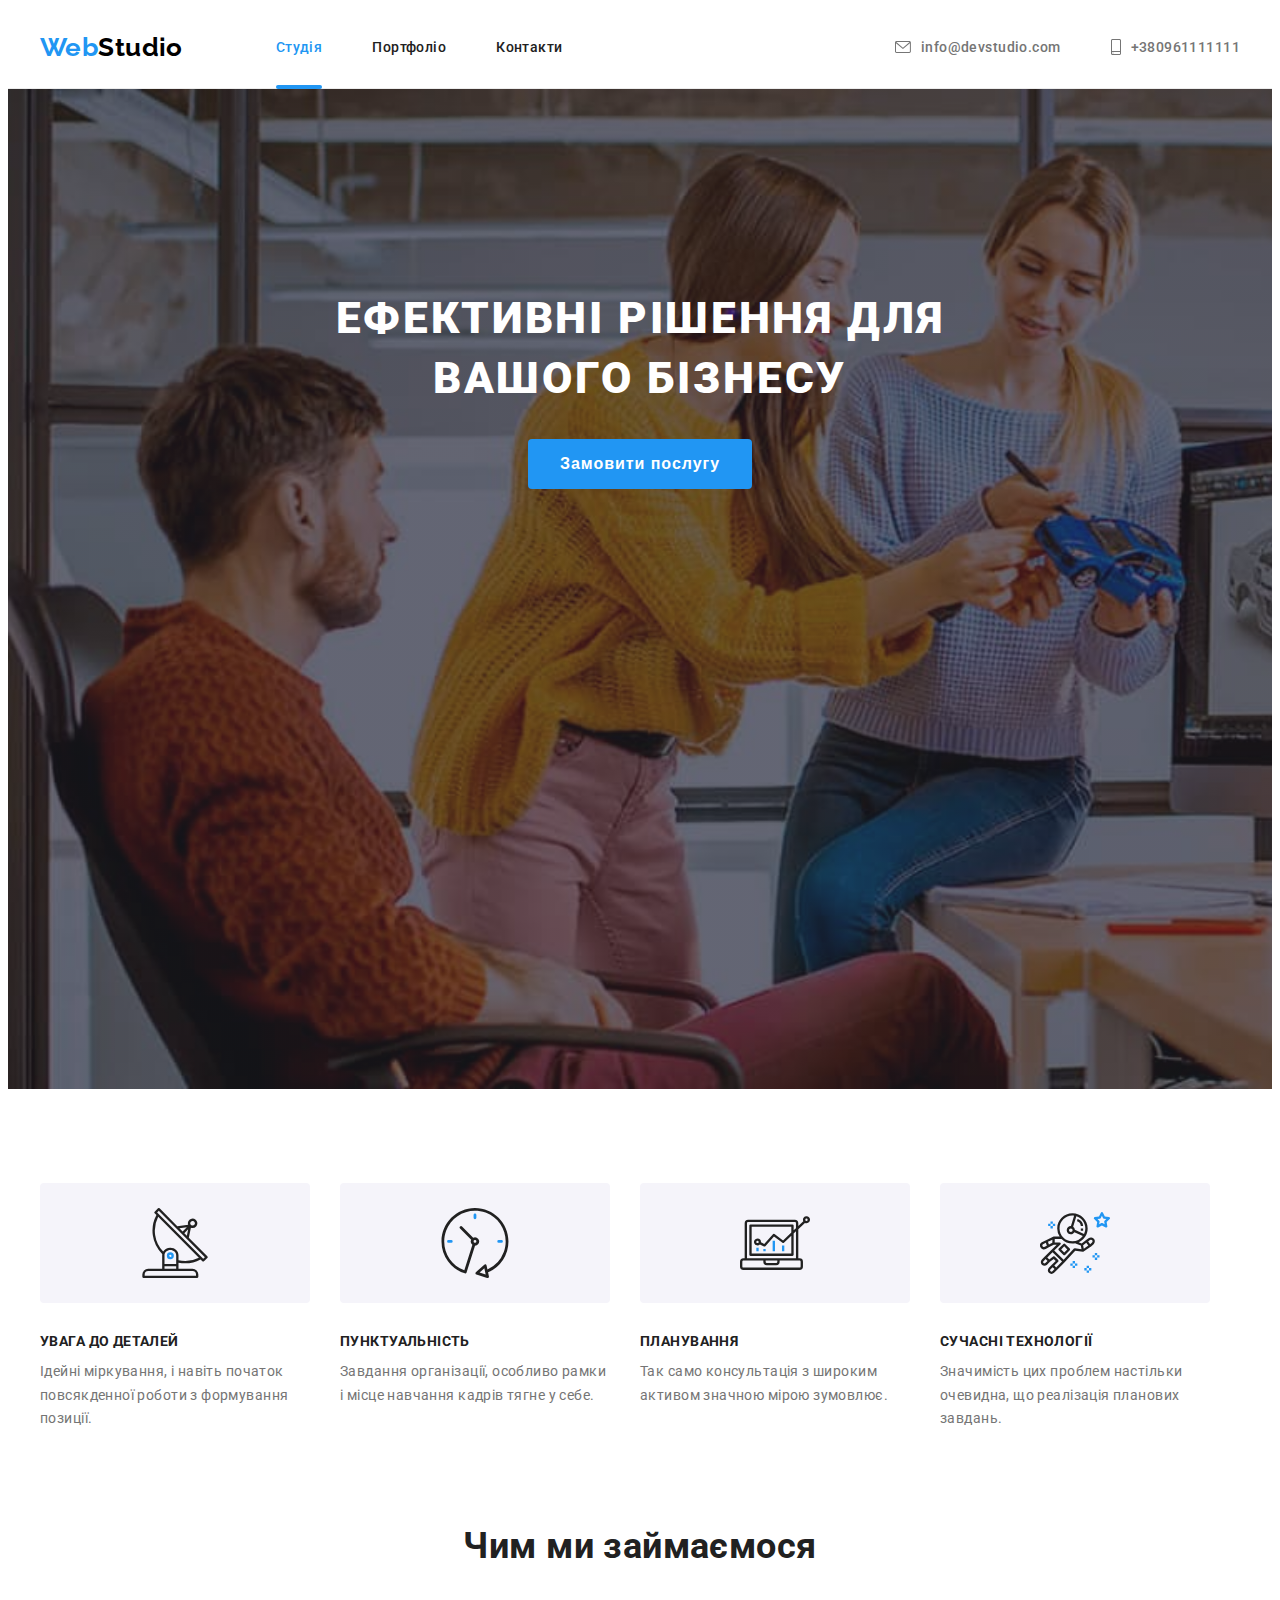
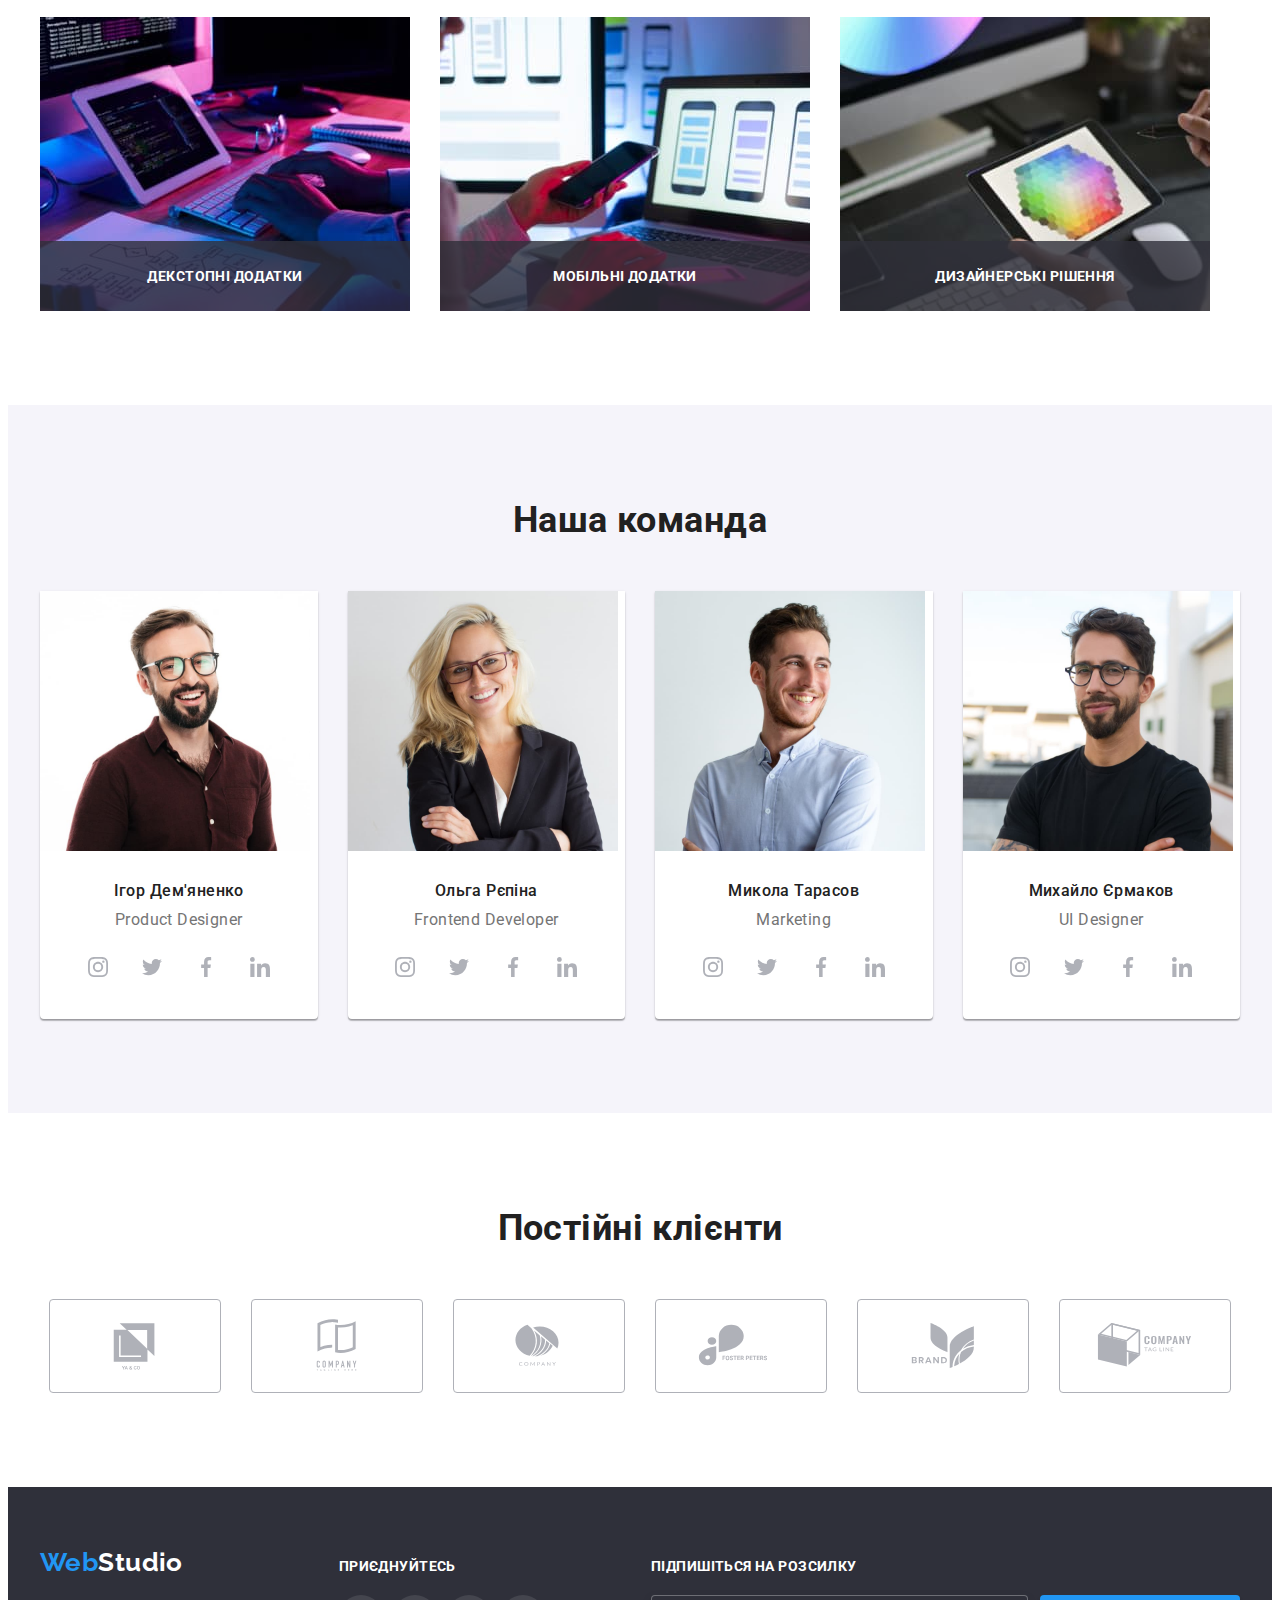
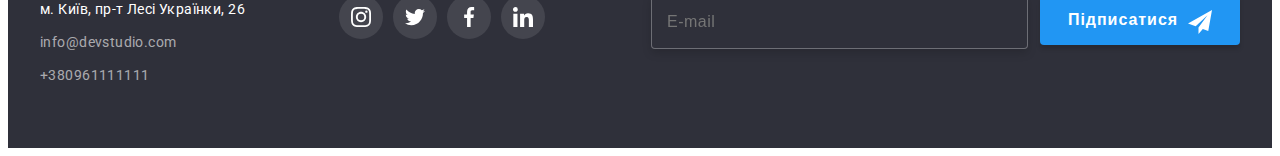
<file: index.html>
<!DOCTYPE html>
<html lang="uk">
  <head>
    <link rel="preconnect" href="https://fonts.googleapis.com" />
    <link rel="preconnect" href="https://fonts.gstatic.com" crossorigin />
    <link
      href="https://fonts.googleapis.com/css2?family=Raleway:wght@700&family=Roboto:wght@400;500;700;900&display=swap"
      rel="stylesheet"
    />
    <link
      rel="stylesheet"
      href="https://cdnjs.cloudflare.com/ajax/libs/modern-normalize/1.1.0/modern-normalize.min.css"
      integrity="sha512-wpPYUAdjBVSE4KJnH1VR1HeZfpl1ub8YT/NKx4PuQ5NmX2tKuGu6U/JRp5y+Y8XG2tV+wKQpNHVUX03MfMFn9Q=="
      crossorigin="anonymous"
      referrerpolicy="no-referrer"
    />
    <link rel="stylesheet" href="./css/styles.css" />
    <meta charset="UTF-8" />
    <meta http-equiv="X-UA-Compatible" content="IE=edge" />
    <meta name="viewport" content="width=device-width, initial-scale=1.0" />
    <title>Document</title>
  </head>
  <body>
    <header>
      <div class="container page-header-container">
        <a class="logo-header" href="./index.html"><span>Web</span>Studio</a>
        <nav>
          <ul class="navigation-list">
            <li><a class="current" href="./index.html">Студія</a></li>
            <li><a href="./portfolio.html">Портфоліо</a></li>
            <li><a href="#">Контакти</a></li>
          </ul>
        </nav>
        <ul class="header-contacts-list">
          <li class="header-contacts-list-item">
            <a
              class="contacts-header mail-header"
              href="mailto:info@devstudio.com"
            >
              <svg class="header-contacts-list-icon" width="16" height="12">
                <use
                  lang="en"
                  aria-label="envelope icon"
                  href="./images/icons.svg#icon-envelope"
                ></use>
              </svg>
              info@devstudio.com</a
            >
          </li>
          <li class="header-contacts-list-item">
            <a class="contacts-header phone-header" href="tel:+380961111111">
              <svg class="header-contacts-list-icon" width="10" height="16">
                <use
                  lang="en"
                  aria-label="smartphone icon"
                  href="./images/icons.svg#icon-smartphone"
                ></use>
              </svg>
              +380961111111
            </a>
          </li>
        </ul>
      </div>
    </header>

    <main>
      <section class="heading section">
        <div class="container">
          <h1 class="index-heading">Ефективні рішення для вашого бізнесу</h1>
          <button class="order-btn" type="button" data-modal-open>
            Замовити послугу
          </button>
        </div>
      </section>

      <section class="our-advantages section">
        <div class="container">
          <h2 class="index-heading2 visually-hidden">Наші переваги</h2>
          <ul class="advantages-list">
            <li class="advantages-list-item">
              <div class="advantages-icon-bg">
                <svg class="advantages-icon" width="70" height="70">
                  <use
                    lang="en"
                    aria-label="antenna icon"
                    href="./images/icons.svg#icon-antenna"
                  ></use>
                </svg>
              </div>
              <h3>Увага до деталей</h3>
              <p>
                Ідейні міркування, і навіть початок повсякденної роботи з
                формування позиції.
              </p>
            </li>
            <li class="advantages-list-item">
              <div class="advantages-icon-bg">
                <svg class="advantages-icon" width="70" height="70">
                  <use
                    lang="en"
                    aria-label="clock icon"
                    href="./images/icons.svg#icon-clock"
                  ></use>
                </svg>
              </div>
              <h3>Пунктуальність</h3>
              <p>
                Завдання організації, особливо рамки і місце навчання кадрів
                тягне у себе.
              </p>
            </li>
            <li class="advantages-list-item">
              <div class="advantages-icon-bg">
                <svg class="advantages-icon" width="70" height="70">
                  <use
                    lang="en"
                    aria-label="diagram icon"
                    href="./images/icons.svg#icon-diagram"
                  ></use>
                </svg>
              </div>
              <h3>Планування</h3>
              <p>
                Так само консультація з широким активом значною мірою зумовлює.
              </p>
            </li>
            <li class="advantages-list-item">
              <div class="advantages-icon-bg">
                <svg class="advantages-icon" width="70" height="70">
                  <use
                    lang="en"
                    aria-label="astronaut icon"
                    href="./images/icons.svg#icon-astronaut"
                  ></use>
                </svg>
              </div>
              <h3>Сучасні технології</h3>
              <p>
                Значимість цих проблем настільки очевидна, що реалізація
                планових завдань.
              </p>
            </li>
          </ul>
        </div>
      </section>

      <section class="section">
        <div class="container">
          <h2 class="index-heading2">Чим ми займаємося</h2>
          <ul class="what-we-do-list">
            <li>
              <div class="what-we-do-overlay">
                <img src="./images/what1.jpg" alt="пишемо код" width="370" />
                <p class="what-we-do-text">Декстопні додатки</p>
              </div>
            </li>
            <li>
              <div class="what-we-do-overlay">
                <img
                  src="./images/what2.jpg"
                  alt="адаптуємо код для мобільних пристроїв"
                  width="370"
                />
                <p class="what-we-do-text">Мобільні додатки</p>
              </div>
            </li>
            <li>
              <div class="what-we-do-overlay">
                <img
                  src="./images/what3.jpg"
                  alt="підбираємо кольорову гаму"
                  width="370"
                />
                <p class="what-we-do-text">Дизайнерські рішення</p>
              </div>
            </li>
          </ul>
        </div>
      </section>
      <section class="team section">
        <div class="container">
          <h2 class="index-heading2">Наша команда</h2>
          <ul class="team-list">
            <li class="team-card">
              <img src="./images/igor.jpg" alt="Ігор Дем'яненко" width="270" />
              <h3>Ігор Дем'яненко</h3>
              <p>Product Designer</p>
              <ul class="team-card-social-list">
                <li class="team-card-social-list-item">
                  <a class="team-card-social-list-link" href="">
                    <svg class="team-card-social-list-icon">
                      <use
                        lang="en"
                        aria-label="instagram icon"
                        href="./images/icons.svg#icon-instagram"
                      ></use>
                    </svg>
                  </a>
                </li>
                <li class="team-card-social-list-item">
                  <a class="team-card-social-list-link" href="">
                    <svg class="team-card-social-list-icon">
                      <use
                        lang="en"
                        aria-label="twitter icon"
                        href="./images/icons.svg#icon-twitter"
                      ></use>
                    </svg>
                  </a>
                </li>
                <li class="team-card-social-list-item">
                  <a class="team-card-social-list-link" href="">
                    <svg class="team-card-social-list-icon">
                      <use
                        lang="en"
                        aria-label="facebook icon"
                        href="./images/icons.svg#icon-facebook"
                      ></use>
                    </svg>
                  </a>
                </li>
                <li class="team-card-social-list-item">
                  <a class="team-card-social-list-link" href="">
                    <svg class="team-card-social-list-icon">
                      <use
                        lang="en"
                        aria-label="linkedin icon"
                        href="./images/icons.svg#icon-linkedin"
                      ></use>
                    </svg>
                  </a>
                </li>
              </ul>
            </li>
            <li class="team-card">
              <img src="./images/olga.jpg" alt="Ольга Рєпіна" width="270" />
              <h3>Ольга Рєпіна</h3>
              <p>Frontend Developer</p>
              <ul class="team-card-social-list">
                <li class="team-card-social-list-item">
                  <a class="team-card-social-list-link" href="">
                    <svg class="team-card-social-list-icon">
                      <use
                        lang="en"
                        aria-label="instagram icon"
                        href="./images/icons.svg#icon-instagram"
                      ></use>
                    </svg>
                  </a>
                </li>
                <li class="team-card-social-list-item">
                  <a class="team-card-social-list-link" href="">
                    <svg class="team-card-social-list-icon">
                      <use
                        lang="en"
                        aria-label="twitter icon"
                        href="./images/icons.svg#icon-twitter"
                      ></use>
                    </svg>
                  </a>
                </li>
                <li class="team-card-social-list-item">
                  <a class="team-card-social-list-link" href="">
                    <svg class="team-card-social-list-icon">
                      <use
                        lang="en"
                        aria-label="facebook icon"
                        href="./images/icons.svg#icon-facebook"
                      ></use>
                    </svg>
                  </a>
                </li>
                <li class="team-card-social-list-item">
                  <a class="team-card-social-list-link" href="">
                    <svg class="team-card-social-list-icon">
                      <use
                        lang="en"
                        aria-label="linkedin icon"
                        href="./images/icons.svg#icon-linkedin"
                      ></use>
                    </svg>
                  </a>
                </li>
              </ul>
            </li>
            <li class="team-card">
              <img src="./images/mikola.jpg" alt="Микола Тарасов" width="270" />
              <h3>Микола Тарасов</h3>
              <p>Marketing</p>
              <ul class="team-card-social-list">
                <li class="team-card-social-list-item">
                  <a class="team-card-social-list-link" href="">
                    <svg class="team-card-social-list-icon">
                      <use
                        lang="en"
                        aria-label="instagram icon"
                        href="./images/icons.svg#icon-instagram"
                      ></use>
                    </svg>
                  </a>
                </li>
                <li class="team-card-social-list-item">
                  <a class="team-card-social-list-link" href="">
                    <svg class="team-card-social-list-icon">
                      <use
                        lang="en"
                        aria-label="twitter icon"
                        href="./images/icons.svg#icon-twitter"
                      ></use>
                    </svg>
                  </a>
                </li>
                <li class="team-card-social-list-item">
                  <a class="team-card-social-list-link" href="">
                    <svg class="team-card-social-list-icon">
                      <use
                        lang="en"
                        aria-label="facebook icon"
                        href="./images/icons.svg#icon-facebook"
                      ></use>
                    </svg>
                  </a>
                </li>
                <li class="team-card-social-list-item">
                  <a class="team-card-social-list-link" href="">
                    <svg class="team-card-social-list-icon">
                      <use
                        lang="en"
                        aria-label="linkedin icon"
                        href="./images/icons.svg#icon-linkedin"
                      ></use>
                    </svg>
                  </a>
                </li>
              </ul>
            </li>
            <li class="team-card">
              <img
                src="./images/mihailo.jpg"
                alt="Михайло Єрмаков"
                width="270"
              />
              <h3>Михайло Єрмаков</h3>
              <p>UI Designer</p>
              <ul class="team-card-social-list">
                <li class="team-card-social-list-item">
                  <a class="team-card-social-list-link" href="">
                    <svg class="team-card-social-list-icon">
                      <use
                        lang="en"
                        aria-label="instagram icon"
                        href="./images/icons.svg#icon-instagram"
                      ></use>
                    </svg>
                  </a>
                </li>
                <li class="team-card-social-list-item">
                  <a class="team-card-social-list-link" href="">
                    <svg class="team-card-social-list-icon">
                      <use
                        lang="en"
                        aria-label="twitter icon"
                        href="./images/icons.svg#icon-twitter"
                      ></use>
                    </svg>
                  </a>
                </li>
                <li class="team-card-social-list-item">
                  <a class="team-card-social-list-link" href="">
                    <svg class="team-card-social-list-icon">
                      <use
                        lang="en"
                        aria-label="facebook icon"
                        href="./images/icons.svg#icon-facebook"
                      ></use>
                    </svg>
                  </a>
                </li>
                <li class="team-card-social-list-item">
                  <a class="team-card-social-list-link" href="">
                    <svg class="team-card-social-list-icon">
                      <use
                        lang="en"
                        aria-label="linkedin icon"
                        href="./images/icons.svg#icon-linkedin"
                      ></use>
                    </svg>
                  </a>
                </li>
              </ul>
            </li>
          </ul>
        </div>
      </section>
      <section class="section">
        <div class="container">
          <h2 class="index-heading2">Постійні клієнти</h2>
          <ul class="clients-list">
            <li class="clients-list-item">
              <a href="" class="clients-list-link">
                <svg class="clients-list-icon">
                  <use
                    aria-label="client logo"
                    href="./images/icons.svg#icon-client1"
                  ></use>
                </svg>
              </a>
            </li>
            <li class="clients-list-item">
              <a href="" class="clients-list-link">
                <svg class="clients-list-icon">
                  <use
                    aria-label="client logo"
                    href="./images/icons.svg#icon-client2"
                  ></use>
                </svg>
              </a>
            </li>
            <li class="clients-list-item">
              <a href="" class="clients-list-link">
                <svg class="clients-list-icon">
                  <use
                    aria-label="client logo"
                    href="./images/icons.svg#icon-client3"
                  ></use>
                </svg>
              </a>
            </li>
            <li class="clients-list-item">
              <a href="" class="clients-list-link">
                <svg class="clients-list-icon">
                  <use
                    aria-label="client logo"
                    href="./images/icons.svg#icon-client4"
                  ></use>
                </svg>
              </a>
            </li>
            <li class="clients-list-item">
              <a href="" class="clients-list-link">
                <svg class="clients-list-icon">
                  <use
                    aria-label="client logo"
                    href="./images/icons.svg#icon-client5"
                  ></use>
                </svg>
              </a>
            </li>
            <li class="clients-list-item">
              <a href="" class="clients-list-link">
                <svg class="clients-list-icon">
                  <use
                    aria-label="client logo"
                    href="./images/icons.svg#icon-client6"
                  ></use>
                </svg>
              </a>
            </li>
          </ul>
        </div>
      </section>
    </main>

    <footer>
      <div class="container page-footer-container">
        <div class="footer-left">
          <a class="logo-footer" href="./index.html"><span>Web</span>Studio</a>
          <address>
            <ul class="address-list">
              <li>
                <a
                  href="https://goo.gl/maps/CPtrU1FHBa2aNyZL9"
                  target="_blank"
                  rel="noopener noreferrer nofollow"
                  >м. Київ, пр-т Лесі Українки, 26</a
                >
              </li>
              <li class="address-list-item">
                <a class="contacts-footer" href="mailto:info@devstudio.com"
                  >info@devstudio.com</a
                >
              </li>
              <li class="address-list-item">
                <a class="contacts-footer" href="tel:+380961111111"
                  >+380961111111</a
                >
              </li>
            </ul>
          </address>
        </div>
        <div class="join">
          <p class="join-text">Приєднуйтесь</p>
          <ul class="join-social-list">
            <li class="join-social-list-item">
              <a class="join-social-list-link" href="">
                <svg class="join-social-list-icon">
                  <use
                    lang="en"
                    aria-label="instagram icon"
                    href="./images/icons.svg#icon-instagram"
                  ></use>
                </svg>
              </a>
            </li>
            <li class="join-social-list-item">
              <a class="join-social-list-link" href="">
                <svg class="join-social-list-icon">
                  <use
                    lang="en"
                    aria-label="twitter icon"
                    href="./images/icons.svg#icon-twitter"
                  ></use>
                </svg>
              </a>
            </li>
            <li class="join-social-list-item">
              <a class="join-social-list-link" href="">
                <svg class="join-social-list-icon">
                  <use
                    lang="en"
                    aria-label="facebook icon"
                    href="./images/icons.svg#icon-facebook"
                  ></use>
                </svg>
              </a>
            </li>
            <li class="join-social-list-item">
              <a class="join-social-list-link" href="">
                <svg class="join-social-list-icon">
                  <use
                    lang="en"
                    aria-label="linkedin icon"
                    href="./images/icons.svg#icon-linkedin"
                  ></use>
                </svg>
              </a>
            </li>
          </ul>
        </div>
        <div class="subscribe-container">
          <p class="subscribe-text">Підпишіться на розсилку</p>
          <form class="subscribe-form">
            <input
              class="subscribe-input"
              type="email"
              name="email"
              placeholder="E-mail"
            />
            <div class="subscribe-button-block">
              <button type="submit" class="subscribe-button">
                Підписатися
              </button>
              <svg class="subscribe-icon" width="24" height="24">
                <use
                  href="./images/icons.svg#icon-send"
                  aria-label="send icon"
                ></use>
              </svg>
            </div>
          </form>
        </div>
      </div>
    </footer>
    <div class="backdrop is-hidden" data-modal>
      <div class="modal">
        <button class="modal-form-btn-close" type="button" data-modal-close>
          <svg class="modal-form-icon-close" width="18" height="18">
            <use
              aria-label="close icon"
              href="./images/icons.svg#icon-close"
            ></use>
          </svg>
        </button>
        <p class="modal-form-heading">Залиште свої дані, ми вам передзвонимо</p>
        <form class="modal-form">
          <label class="modal-form-label">
            <span class="modal-form-input-label">Ім'я</span>
            <div class="modal-form-input-container">
              <input
                class="modal-form-input"
                type="text"
                name="user_name"
                required
                pattern="[a-zA-Z-а-яА-ЯіІїЇ]+"
              />
              <svg class="modal-form-icon" width="18" height="18">
                <use href="./images/icons.svg#icon-person"></use>
              </svg>
            </div>
          </label>
          <label class="modal-form-label">
            <span class="modal-form-input-label">Телефон</span>
            <div class="modal-form-input-container">
              <input
                class="modal-form-input"
                type="tel"
                name="user_tel"
                required
                pattern="[0-9]{3}-[0-9]{3}-[0-9]{2}-[0-9]{2}"
                title="xxx-xxx-xx-xx"
              />
              <svg class="modal-form-icon" width="18" height="18">
                <use href="./images/icons.svg#icon-phone"></use>
              </svg>
            </div>
          </label>
          <label class="modal-form-label">
            <span class="modal-form-input-label">Пошта</span>
            <div class="modal-form-input-container">
              <input
                class="modal-form-input"
                type="email"
                name="user_email"
                required
              />
              <svg class="modal-form-icon" width="18" height="18">
                <use href="./images/icons.svg#icon-email"></use>
              </svg>
            </div>
          </label>
          <label class="modal-form-label">
            <span class="modal-form-input-label">Коментар</span>
            <textarea
              class="modal-form-comment"
              name="user_comment"
              placeholder="Введіть текст"
            ></textarea>
          </label>
          <label class="modal-form-terms-checkbox">
            <input
              class="modal-form-checkbox-input visually-hidden"
              type="checkbox"
              name="terms_agreement"
              required
            />
            <svg class="modal-form-icon-unchecked" width="16" height="15">
              <use href="./images/icons.svg#icon-checkbox"></use>
            </svg>
            <svg class="modal-form-icon-checked" width="16" height="15">
              <use href="./images/icons.svg#icon-check"></use>
            </svg>
            <span class="modal-form-terms-text"
              >Погоджуюся з розсилкою та приймаю&nbsp;</span
            ><a href="">Умови договору</a>
          </label>
          <button type="submit" class="modal-form-btn-send">Відправити</button>
        </form>
      </div>
    </div>
    <script src="./js/modal.js"></script>
  </body>
</html>
</file>
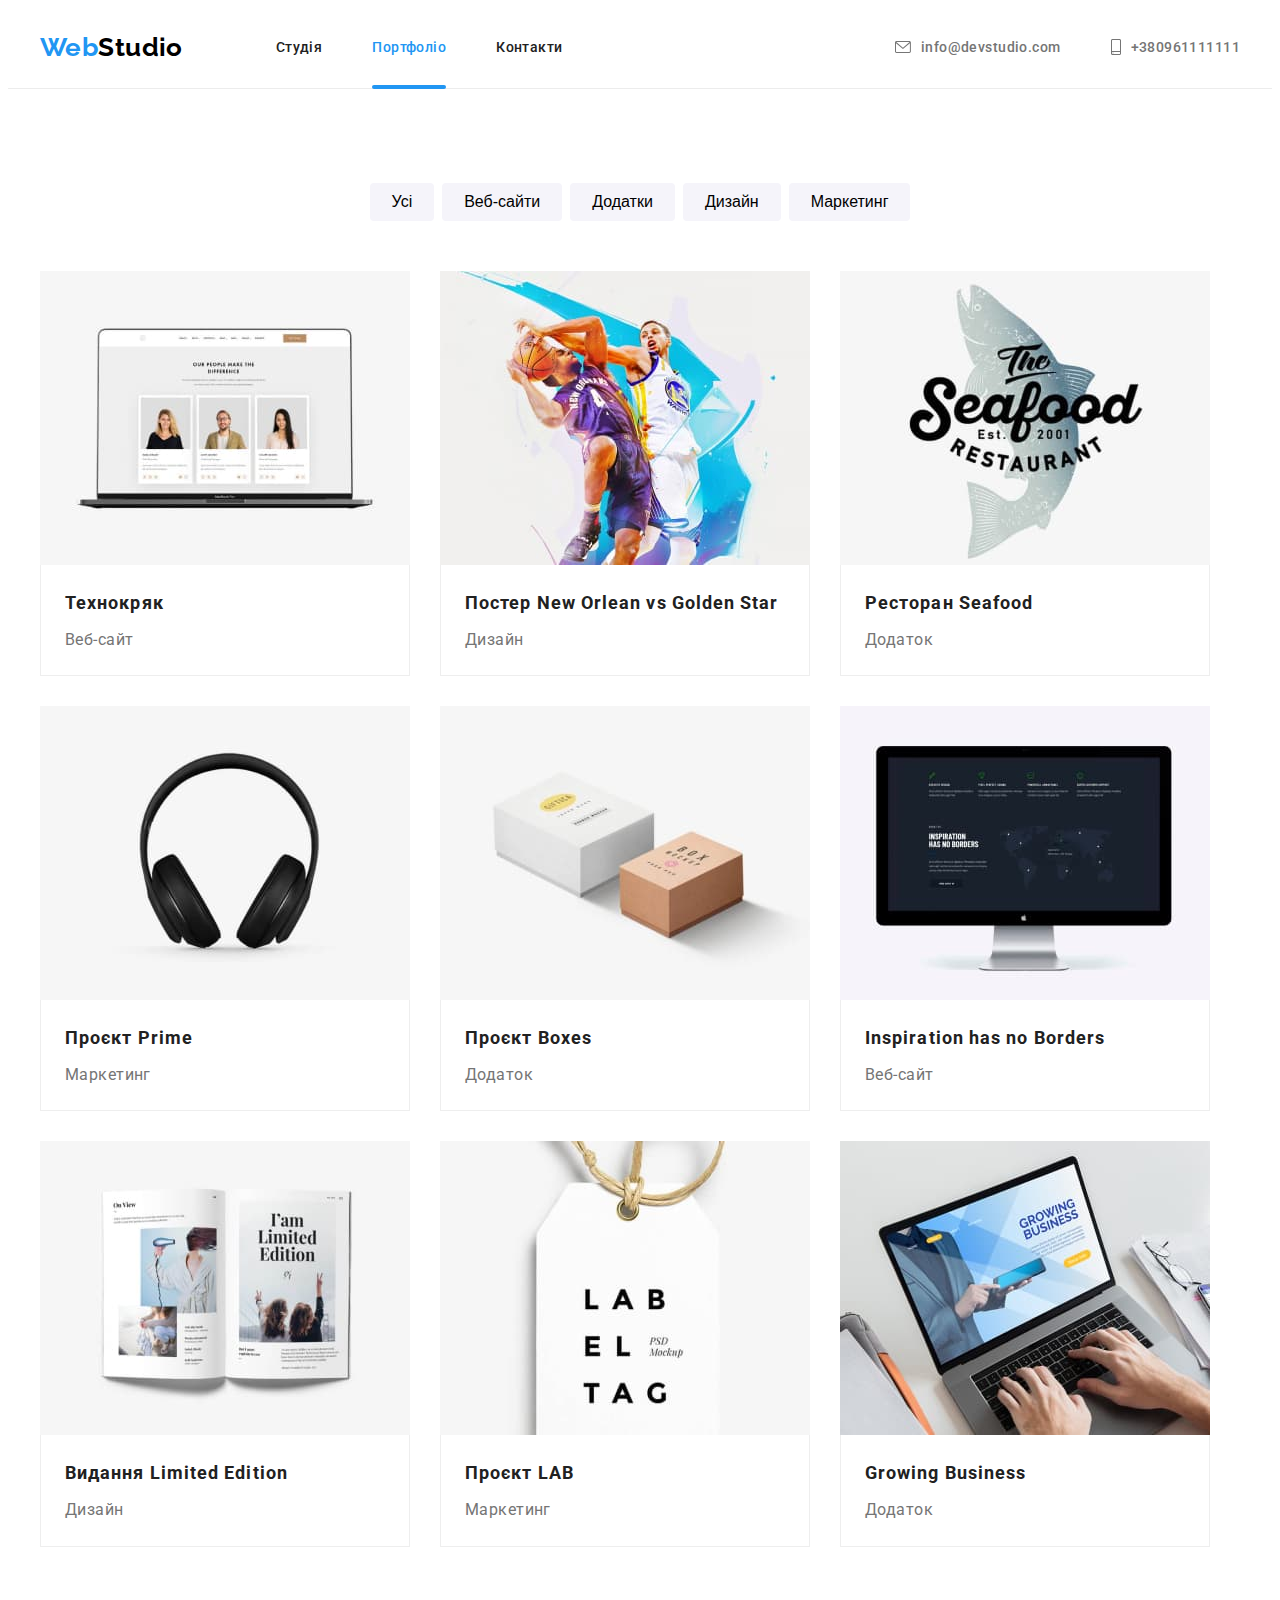
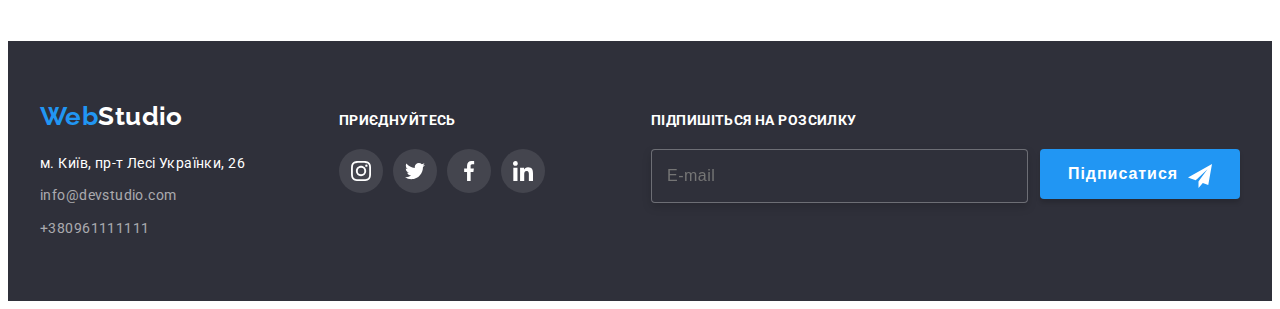
<file: portfolio.html>
<!DOCTYPE html>
<html lang="uk">
  <head>
    <link rel="preconnect" href="https://fonts.googleapis.com" />
    <link rel="preconnect" href="https://fonts.gstatic.com" crossorigin />
    <link
      href="https://fonts.googleapis.com/css2?family=Raleway:wght@700&family=Roboto:wght@400;500;700;900&display=swap"
      rel="stylesheet"
    />
    <link
      rel="stylesheet"
      href="https://cdnjs.cloudflare.com/ajax/libs/modern-normalize/1.1.0/modern-normalize.min.css"
      integrity="sha512-wpPYUAdjBVSE4KJnH1VR1HeZfpl1ub8YT/NKx4PuQ5NmX2tKuGu6U/JRp5y+Y8XG2tV+wKQpNHVUX03MfMFn9Q=="
      crossorigin="anonymous"
      referrerpolicy="no-referrer"
    />
    <link rel="stylesheet" href="./css/styles.css" />
    <meta charset="UTF-8" />
    <meta http-equiv="X-UA-Compatible" content="IE=edge" />
    <meta name="viewport" content="width=device-width, initial-scale=1.0" />
    <title>Document</title>
  </head>
  <body>
    <header>
      <div class="container page-header-container">
        <a class="logo-header" href="./index.html"><span>Web</span>Studio</a>
        <nav>
          <ul class="navigation-list">
            <li><a href="./index.html">Студія</a></li>
            <li><a class="current" href="./portfolio.html">Портфоліо</a></li>
            <li><a href="#">Контакти</a></li>
          </ul>
        </nav>
        <ul class="header-contacts-list">
          <li class="header-contacts-list-item">
            <a
              class="contacts-header mail-header"
              href="mailto:info@devstudio.com"
            >
              <svg class="header-contacts-list-icon" width="16" height="12">
                <use
                  lang="en"
                  aria-label="envelope icon"
                  href="./images/icons.svg#icon-envelope"
                ></use>
              </svg>
              info@devstudio.com</a
            >
          </li>
          <li class="header-contacts-list-item">
            <a class="contacts-header phone-header" href="tel:+380961111111">
              <svg class="header-contacts-list-icon" width="10" height="16">
                <use
                  lang="en"
                  aria-label="smartphone icon"
                  href="./images/icons.svg#icon-smartphone"
                ></use>
              </svg>
              +380961111111
            </a>
          </li>
        </ul>
      </div>
    </header>

    <section class="section">
      <div class="container portfolio-main-section">
        <h1 class="visually-hidden">Портфоліо</h1>
        <ul class="portfolio-btn-list">
          <li><button class="portfolio-btn" type="button">Усі</button></li>
          <li>
            <button class="portfolio-btn" type="button">Веб-сайти</button>
          </li>
          <li><button class="portfolio-btn" type="button">Додатки</button></li>
          <li><button class="portfolio-btn" type="button">Дизайн</button></li>
          <li>
            <button class="portfolio-btn" type="button">Маркетинг</button>
          </li>
        </ul>
        <ul class="portfolio-list">
          <li class="portfolio-list-item">
            <a href="" class="portfolio-list-link">
              <div class="portfolio-list-overlay">
                <img
                  src="./images/tehnokrak.jpg"
                  alt="Веб сайт Технокряк"
                  width="370"
                />
                <p class="portfolio-list-overlay-text">
                  Ресурс пропонує комплексні пропозиції з різним рівнем
                  функціоналу та сервісів. Все це дозволить відвідувачу отримати
                  вичерпні відомості про компанію чи приватну особу
                </p>
              </div>
              <div class="portfolio-unit-title">
                <h2>Технокряк</h2>
                <p class="portfolio-unit-text">Веб-сайт</p>
              </div>
            </a>
          </li>
          <li class="portfolio-list-item">
            <a href="" class="portfolio-list-link">
              <div class="portfolio-list-overlay">
                <img
                  src="./images/poster.jpg"
                  alt="Постер New Orlean vs Golden Star"
                  width="370"
                />
                <p class="portfolio-list-overlay-text">
                  Ресурс пропонує комплексні пропозиції з різним рівнем
                  функціоналу та сервісів. Все це дозволить відвідувачу отримати
                  вичерпні відомості про компанію чи приватну особу
                </p>
              </div>
              <div class="portfolio-unit-title">
                <h2>Постер New Orlean vs Golden Star</h2>
                <p class="portfolio-unit-text">Дизайн</p>
              </div>
            </a>
          </li>
          <li class="portfolio-list-item">
            <a href="" class="portfolio-list-link">
              <div class="portfolio-list-overlay">
                <img
                  src="./images/seafood.jpg"
                  alt="Додаток Ресторан Seafood"
                  width="370"
                />
                <p class="portfolio-list-overlay-text">
                  Ресурс пропонує комплексні пропозиції з різним рівнем
                  функціоналу та сервісів. Все це дозволить відвідувачу отримати
                  вичерпні відомості про компанію чи приватну особу
                </p>
              </div>
              <div class="portfolio-unit-title">
                <h2>Ресторан Seafood</h2>
                <p class="portfolio-unit-text">Додаток</p>
              </div>
            </a>
          </li>
          <li class="portfolio-list-item">
            <a href="" class="portfolio-list-link">
              <div class="portfolio-list-overlay">
                <img src="./images/prime.jpg" alt="Проєкт Prime" width="370" />
                <p class="portfolio-list-overlay-text">
                  Ресурс пропонує комплексні пропозиції з різним рівнем
                  функціоналу та сервісів. Все це дозволить відвідувачу отримати
                  вичерпні відомості про компанію чи приватну особу
                </p>
              </div>
              <div class="portfolio-unit-title">
                <h2>Проєкт Prime</h2>
                <p class="portfolio-unit-text">Маркетинг</p>
              </div>
            </a>
          </li>
          <li class="portfolio-list-item">
            <a href="" class="portfolio-list-link">
              <div class="portfolio-list-overlay">
                <img src="./images/boxes.jpg" alt="Додаток Boxes" width="370" />
                <p class="portfolio-list-overlay-text">
                  Ресурс пропонує комплексні пропозиції з різним рівнем
                  функціоналу та сервісів. Все це дозволить відвідувачу отримати
                  вичерпні відомості про компанію чи приватну особу
                </p>
              </div>

              <div class="portfolio-unit-title">
                <h2>Проєкт Boxes</h2>
                <p class="portfolio-unit-text">Додаток</p>
              </div>
            </a>
          </li>
          <li class="portfolio-list-item">
            <a href="" class="portfolio-list-link">
              <div class="portfolio-list-overlay">
                <img
                  src="./images/inspiration.jpg"
                  alt="Веб сайт Inspiraion has no Borders"
                  width="370"
                />
                <p class="portfolio-list-overlay-text">
                  Ресурс пропонує комплексні пропозиції з різним рівнем
                  функціоналу та сервісів. Все це дозволить відвідувачу отримати
                  вичерпні відомості про компанію чи приватну особу
                </p>
              </div>
              <div class="portfolio-unit-title">
                <h2>Inspiration has no Borders</h2>
                <p class="portfolio-unit-text">Веб-сайт</p>
              </div>
            </a>
          </li>
          <li class="portfolio-list-item">
            <a href="" class="portfolio-list-link">
              <div class="portfolio-list-overlay">
                <img
                  src="./images/limited.jpg"
                  alt="Видання Limited Edition"
                  width="370"
                />
                <p class="portfolio-list-overlay-text">
                  Ресурс пропонує комплексні пропозиції з різним рівнем
                  функціоналу та сервісів. Все це дозволить відвідувачу отримати
                  вичерпні відомості про компанію чи приватну особу
                </p>
              </div>
              <div class="portfolio-unit-title">
                <h2>Видання Limited Edition</h2>
                <p class="portfolio-unit-text">Дизайн</p>
              </div>
            </a>
          </li>
          <li class="portfolio-list-item">
            <a href="" class="portfolio-list-link">
              <div class="portfolio-list-overlay">
                <img src="./images/label.jpg" alt="Проєкт LAB" width="370" />
                <p class="portfolio-list-overlay-text">
                  Ресурс пропонує комплексні пропозиції з різним рівнем
                  функціоналу та сервісів. Все це дозволить відвідувачу отримати
                  вичерпні відомості про компанію чи приватну особу
                </p>
              </div>
              <div class="portfolio-unit-title">
                <h2>Проєкт LAB</h2>
                <p class="portfolio-unit-text">Маркетинг</p>
              </div>
            </a>
          </li>
          <li class="portfolio-list-item">
            <a href="" class="portfolio-list-link">
              <div class="portfolio-list-overlay">
                <img
                  src="./images/business.jpg"
                  alt="Додаток Growing Business"
                  width="370"
                />
                <p class="portfolio-list-overlay-text">
                  Ресурс пропонує комплексні пропозиції з різним рівнем
                  функціоналу та сервісів. Все це дозволить відвідувачу отримати
                  вичерпні відомості про компанію чи приватну особу
                </p>
              </div>
              <div class="portfolio-unit-title">
                <h2>Growing Business</h2>
                <p class="portfolio-unit-text">Додаток</p>
              </div>
            </a>
          </li>
        </ul>
      </div>
    </section>
    <footer>
      <div class="container page-footer-container">
        <div class="footer-left">
          <a class="logo-footer" href="./index.html"><span>Web</span>Studio</a>
          <address>
            <ul class="address-list">
              <li>
                <a
                  href="https://goo.gl/maps/CPtrU1FHBa2aNyZL9"
                  target="_blank"
                  rel="noopener noreferrer nofollow"
                  >м. Київ, пр-т Лесі Українки, 26</a
                >
              </li>
              <li class="address-list-item">
                <a class="contacts-footer" href="mailto:info@devstudio.com"
                  >info@devstudio.com</a
                >
              </li>
              <li class="address-list-item">
                <a class="contacts-footer" href="tel:+380961111111"
                  >+380961111111</a
                >
              </li>
            </ul>
          </address>
        </div>
        <div class="join">
          <p class="join-text">Приєднуйтесь</p>
          <ul class="join-social-list">
            <li class="join-social-list-item">
              <a class="join-social-list-link" href="">
                <svg class="join-social-list-icon">
                  <use
                    lang="en"
                    aria-label="instagram icon"
                    href="./images/icons.svg#icon-instagram"
                  ></use>
                </svg>
              </a>
            </li>
            <li class="join-social-list-item">
              <a class="join-social-list-link" href="">
                <svg class="join-social-list-icon">
                  <use
                    lang="en"
                    aria-label="twitter icon"
                    href="./images/icons.svg#icon-twitter"
                  ></use>
                </svg>
              </a>
            </li>
            <li class="join-social-list-item">
              <a class="join-social-list-link" href="">
                <svg class="join-social-list-icon">
                  <use
                    lang="en"
                    aria-label="facebook icon"
                    href="./images/icons.svg#icon-facebook"
                  ></use>
                </svg>
              </a>
            </li>
            <li class="join-social-list-item">
              <a class="join-social-list-link" href="">
                <svg class="join-social-list-icon">
                  <use
                    lang="en"
                    aria-label="linkedin icon"
                    href="./images/icons.svg#icon-linkedin"
                  ></use>
                </svg>
              </a>
            </li>
          </ul>
        </div>
        <div class="subscribe-container">
          <p class="subscribe-text">Підпишіться на розсилку</p>
          <form class="subscribe-form">
            <input
              class="subscribe-input"
              type="email"
              name="email"
              placeholder="E-mail"
            />
            <div class="subscribe-button-block">
              <button type="submit" class="subscribe-button">
                Підписатися
              </button>
              <svg class="subscribe-icon" width="24" height="24">
                <use
                  href="./images/icons.svg#icon-send"
                  aria-label="send icon"
                ></use>
              </svg>
            </div>
          </form>
        </div>
      </div>
    </footer>
  </body>
</html>
</file>
<file: css/styles.css>
:root {
    --main-color: #212121;
    --accent-color: #2196F3;
    --secondary-color: #757575;
    --dark-scheme-bcg-color: #2F303A;
    --dark-scheme-text-color: #FFF;
    --transition-prop: 250ms cubic-bezier(0.4, 0, 0.2, 1);
}
/* .link {
    text-decoration: none;
} */
h1,h2,h3,p {
    margin-top: 0; margin-bottom: 0;
} 
ul, ol {
        margin-top: 0;
        margin-bottom: 0;
        padding-left: 0;
}
address {
        font-style: normal;
}
li {
    list-style-type: none;
}
img {
    display: block;
    max-width: 100%;
    height: auto;
}
button {
    cursor: pointer;
}
.visually-hidden {
    position: absolute;
      white-space: nowrap;
      width: 1px;
      height: 1px;
      overflow: hidden;
      border: 0;
      padding: 0;
      clip: rect(0 0 0 0);
      clip-path: inset(50%);
      margin: -1px;
  }
body {
    font-family: Roboto, sans-serif;
    color: var(--main-color);
    background-color: #FFF;
    font-size: 14px;
    letter-spacing: 0.03em;
}
.container {
    width: 1200px;
    margin-left: auto;
    margin-right: auto;
    padding-left: 15px;
    padding-right: 15px;
}
.section {
    padding-top: 94px;
    padding-bottom: 94px;
}

/* --------------HEADER -------------*/
.page-header-container {
    display: flex;
    align-items: center;
}
.navigation-list {
    display: flex;
    gap: 50px;
}
.header-contacts-list {
    display: flex;
    margin-left: auto;
    gap: 50px;
    align-items: center;
}
.logo-header {
    margin-right: 93px;
}
.logo-header,
.logo-header>span {
    font-family: Raleway;
    font-Weight: 700;
    text-decoration: none;
    line-height: 1.19;
    font-size: 26px;
    color: #000;
}
.logo-header>span,
header li>a:hover,
header li>a:focus  {
    color: var(--accent-color)
}
header a{
    font-weight: 500;
    color: var(--main-color);
    text-decoration: none;
    transition: color var(--transition-prop);
}
.current {
    color: var(--accent-color);
    position: relative;
}
.current::after {
    width: 100%;
    top: 46px;
    left: 0;
    position: absolute;
    content:"";
    height: 4px;
    background-color: var(--accent-color);
    border-radius: 2px;
}
.contacts-header{
    color: var(--secondary-color);
}
header {
    padding-top: 24px;
    padding-bottom: 25px;
    border-bottom: 1px #ECECEC solid;
}
.header-contacts-list-item>a{
    display: flex;
    align-items: center;
}
.header-contacts-list-icon{
    fill: var(--secondary-color);
    margin-right: 10px;
    transition: fill var(--transition-prop);
}
.header-contacts-list-item:hover .header-contacts-list-icon,
.header-contacts-list-item:focus .header-contacts-list-icon{
    fill: var(--accent-color)
}
/* --------------HEADER -------------*/
/* --------------BODY ------------- */
.index-heading {
    width: 696px;
    font-weight: 900;
    font-size: 44px;
    line-height: 1.36;
    letter-spacing: 0.06em;
    text-align: center;
    text-transform: uppercase;
    color: var(--dark-scheme-text-color);
    margin-left: auto;
    margin-right: auto;
    margin-bottom: 30px;
}
.heading{
    background-color: #c4c4c4;
    text-align: center;
    background-image: linear-gradient(rgba(47, 48, 58, 0.4), rgba(47, 48, 58, 0.4)), url(../images/bg-heading.jpg);
    background-size: cover;
    background-repeat: no-repeat;
    max-width: 1600px;
    height: 600px;
    margin-left: auto;
    margin-right: auto;
    padding-top: 200px;
    padding-bottom: 200px;
}
.order-btn {
    font-size: 16px;
    font-weight: 700;
    letter-spacing: 0.06em;
    line-height: 1.9;
    color: #FFF;
    background-color: var(--accent-color);
    border: none;
    border-radius: 4px;
    padding: 10px 32px;
    transition: background-color var(--transition-prop);
}
.order-btn:hover,
.order-btn:focus {
    background-color: #188CE8;
}
.our-advantages {
    padding-bottom: 0px;
}
.our-advantages h3{
    font-size: 14px;
    font-weight: 700;
    line-height: 1.2;
    text-transform: uppercase;
}
.our-advantages p{
    font-size: 14px;
    font-weight: 400;
    color: var(--secondary-color);
    line-height: 1.7;
}
.advantages-list-item {
    width: 270px;
    /* flex-basis: calc((100% - 90px) / 4); */
}
.advantages-icon-bg{
    background-color: #F5F4FA;
    border-radius: 4px;
    width: 270px;
    height: 120px;
    margin-bottom: 30px;
    display: flex;
    align-items: center;
    justify-content: center;
}
.index-heading2 {
    font-size: 36px;
    font-weight: 700;
    margin-bottom: 50px;
    text-align: center;
}
.team h3 {
    font-size: 16px;
    font-weight: 500;
    line-height: 1.19;
    margin-bottom: 10px;
}
.team-card  {
    flex-basis: calc((100% - 90px) / 4);
}
.team img {
    margin-bottom: 30px;
}
.team p{
    font-size: 16px;
    font-weight: 400;
    line-height: 1.19;
    color: var(--secondary-color);
    margin-bottom: 16px;
}
.advantages-list {
    display: flex;
    gap: 30px;
}
.advantages-list h3{
    margin-bottom: 10px;
}
.what-we-do-list {
    display: flex;
    gap: 30px;
}
.what-we-do-text {
    position: absolute;
    bottom: 0;
    left: 0;
    width: 100%;
    /* padding-top: 27px;
    padding-bottom: 27px;
    text-align: center; */
    display: flex;
    height: 70px;
    justify-content: center;
    align-items: center;
    font-weight: 700;
    line-height: 16px;
    text-transform: uppercase;
    color:var(--dark-scheme-text-color);
    background-color: rgba(47, 48, 58, 0.8);
}
.what-we-do-overlay {
    position: relative;
    overflow: auto;
}

.team-list {
    display: flex;
    gap: 30px;
    text-align: center;
}
.team-card {
    border-radius: 0px 0px 4px 4px;
    background-color: #FFF;
    box-shadow: 0px 1px 3px rgba(0, 0, 0, 0.12), 0px 1px 1px rgba(0, 0, 0, 0.14), 0px 2px 1px rgba(0, 0, 0, 0.2);
}
.team {
    background-color: #F5F4FA;
}
.team-card-social-list {
    display: flex;
    gap: 10px;
    justify-content: center;
    margin-bottom: 30px;
}
.team-card-social-list-icon {
    width: 20px;
    height: 20px;
    fill: #AFB1B8;
    transition: fill var(--transition-prop);
}
.team-card-social-list-link {
    display: flex;
    align-items: center;
    justify-content: center;
    width: 44px;
    height: 44px;
    border-radius: 50%;
    transition: background-color var(--transition-prop);
}
.team-card-social-list-link:hover,
.team-card-social-list-link:focus {
    background-color: var(--accent-color);
}
.team-card-social-list-link:hover .team-card-social-list-icon,
.team-card-social-list-link:focus .team-card-social-list-icon {
    fill: #FFF;
}
.clients-list{
    display: flex;
    flex-wrap: wrap;
    justify-content: center;
    gap: 30px;
}
.clients-list-icon {
    fill: #AFB1B8;
    width: 106px;
    height: 60px;
    transition: fill var(--transition-prop);
}
.clients-list-link {
    display: flex;
    align-items: center;
    justify-content: center;
    width: 170px;
    height: 92px;
    border: 1px solid #AFB1B8;
    border-radius: 4px;
    transition: border var(--transition-prop);
}
.clients-list-link:hover,
.clients-list-link:focus {
    border: 1px solid var(--accent-color);
}
.clients-list-link:hover .clients-list-icon,
.clients-list-link:focus .clients-list-icon{
    fill: var(--accent-color);
}

/* --------------BODY ------------- */
/* --------------MODAL ------------- */
.backdrop {
    position: fixed;
    width: 100%;
    height: 100%;
    top: 0;
    left: 0;
    background-color: rgba(0, 0, 0, 0.2);
    transition: visibility 400ms linear, opacity 400ms linear;
}
.backdrop.is-hidden {
    visibility: hidden;  
    opacity: 0;
    pointer-events: none;
}
.modal {
    background-color: #FFF;
    position: absolute;
    width: 528px;
    height: 581px;
    top: 50%;
    left: 50%;
    transform: translate(-50%,-50%);
    padding: 40px;
}
.modal-form-btn-close {
    display: flex;
    justify-content: center;
    align-items: center;
    position: absolute;
    top: 8px;
    right: 8px;
    width: 30px;
    height: 30px;
    background: #FFFFFF;
    border: 1px solid rgba(0, 0, 0, 0.1);
    border-radius: 50%;
    transition: fill var(--transition-prop);
}
.modal-form {
    display: flex;
    flex-direction: column;
}
.modal-form-btn-close:hover,
.modal-form-btn-close:focus {
    fill: var(--accent-color);
}
.modal-form-input {
    display: block;
    width: 100%;
    height: 40px;
    margin-bottom: 10px;
    border: 1px solid rgba(33, 33, 33, 0.2);
    border-radius: 4px;
    padding-left: 42px;
    transition: fill var(--transition-prop), border var(--transition-prop);
}
.modal-form-input-label {
    margin-bottom: 4px;
    font-size: 12px;
    line-height: 14px;
    letter-spacing: 0.01em;
    color: var(--secondary-color);
    display: block;
}
.modal-form-comment {
    display: block;
    resize: none;
    width: 100%;
    height: 120px;
    border: 1px solid rgba(33, 33, 33, 0.2);
    border-radius: 4px;
    margin-bottom: 20px;
    padding: 12px 16px;
    transition: border var(--transition-prop);
}
.modal-form-comment::placeholder {
    font-size: 12px;
    line-height: 14px;
    letter-spacing: 0.01em;
    color: rgba(117, 117, 117, 0.5);
}
.modal-form-btn-send {
    width: 200px;
    height: 50px;
    font-size: 16px;
    font-weight: 700;
    line-height: 188%;
    color: var(--dark-scheme-text-color);
    background-color: var(--accent-color);
    letter-spacing: 0.06em;
    box-shadow: 0px 4px 4px rgba(0, 0, 0, 0.15);
    border-radius: 4px;
    border: none;
    align-self: center;
}
.modal-form-icon {
    position: absolute;
    top: 50%;
    left: 12px;
    transform: translate(0%,-50%);
}
.modal-form-heading {
    display: block;
    font-size: 20px;
    font-weight: 700;
    line-height: 23px;
    text-align: center;
    margin-bottom: 12px;
}
.modal-form-input-container {
    position: relative;
}
.modal-form-input:focus + .modal-form-icon{
    fill: var(--accent-color);
}
.modal-form-input:focus,
.modal-form-comment:focus {
    border: 1px solid var(--accent-color);
    outline: none;
}
.modal-form-terms-checkbox {
    display: flex;
    align-self: center;
    margin-bottom: 30px;
    position: relative;
}
.modal-form-terms-text {
    line-height: 171%;
    color: var(--secondary-color);
}
.modal-form-terms-checkbox>a {
    line-height: 171%;
    color: var(--accent-color);
}
.modal-form-icon-unchecked {
    position: relative;
    top: 3px;
    left: 0;
    display: none;
    margin-right: 7px;
    transition: fill var(--transition-prop);
}
.modal-form-icon-checked {
    position: relative;
    top: 3px;
    left: 0;
    display: none;
    margin-right: 7px;
    transition: ;
}
.modal-form-checkbox-input:not(:checked)+.modal-form-icon-unchecked {
    display: block;
}
.modal-form-checkbox-input:checked + .modal-form-icon-unchecked + .modal-form-icon-checked {
    display: block;
    }
/* .modal-form-checkbox-input {
    position: absolute;
    appearance: none;
} */
.modal-form-checkbox-input:focus + .modal-form-icon-unchecked {
    fill: var(--accent-color);
}
.modal-form-checkbox-input:focus+.modal-form-icon-unchecked+.modal-form-icon-checked {
    box-shadow: 0 0 0 2px rgba(33, 150, 243, 0.5); 
}

/* --------------MODAL ------------- */
/* --------------FOOTER ------------- */
footer {
    background-color: var(--dark-scheme-bcg-color);
    padding-top: 60px;
    padding-bottom: 60px;
}
.logo-footer {
    font-family: Raleway;
    font-Weight: 700;
    text-decoration: none;
    line-height: 1.19;
    font-size: 26px;
    color: var(--dark-scheme-text-color);
    display: inline-block;
    margin-bottom: 20px;
    margin-right: 156px;
}
.logo-footer>span{
    color: var(--accent-color)
}
address a{
    font-size: 14px;
    font-weight: 400;
    line-height: 1.7;
    text-decoration: none;
    color: var(--dark-scheme-text-color);
}
.contacts-footer{
    color: rgba(255, 255, 255, 0.6);
}
.address-list>li:not(:last-child) {
    margin-bottom: 9px;
}
.page-footer-container {
    display: flex;
    align-items: baseline;
}
.join-text {
    color:var(--dark-scheme-text-color);
    font-weight: 700;
    line-height: 1.14;
    text-transform: uppercase;
    margin-bottom: 20px;
}
.join-social-list {
    display: flex;
    gap: 10px;
}

.join-social-list-icon {
    width: 20px;
    height: 20px;
    fill: #FFF;
}

.join-social-list-link {
    display: flex;
    align-items: center;
    justify-content: center;
    width: 44px;
    height: 44px;
    border-radius: 50%;
    background-color: rgba(255, 255, 255, 0.1);
    transition: background-color var(--transition-prop);
}

.join-social-list-link:hover,
.join-social-list-link:focus {
    background-color: var(--accent-color);
}
.subscribe-container {
    margin-left: auto;
}
.subscribe-form {
    display: flex;
}
.subscribe-text {
    color:var(--dark-scheme-text-color);
    font-weight: 700;
    line-height: 1.14;
    text-transform: uppercase;
    margin-bottom: 20px;

}
.subscribe-input {
    width: 358px;
    height: 50px;
    border: 1px solid rgba(255, 255, 255, 0.3);
    filter: drop-shadow(0px 4px 4px rgba(0, 0, 0, 0.15));
    border-radius: 4px; 
    margin-right: 12px;     
    line-height: 125%;
    font-size: 16px;
    letter-spacing: 0.03em;
    background-color: var(--dark-scheme-bcg-color);
    color: rgba(255, 255, 255, 0.6);
    padding-left: 15px;

}
.subscribe-button {
    width: 200px;
    height: 50px;
    background: #2196F3;
    box-shadow: 0px 4px 4px rgba(0, 0, 0, 0.15);
    border-radius: 4px;
    background-color: var(--accent-color);
    font-weight: 700;
    font-size: 16px;
    line-height: 30px;
    color: var(--dark-scheme-text-color);
    padding-left: 28px;
    text-align: left;
    letter-spacing: 0.06em;
    border: none;
}
.subscribe-icon {
    position: absolute;
    top: 50%;
    right: 28px;
    transform: translate(0%,-50%);
}
.subscribe-button-block {
    display: inline-block;
    position: relative;
}

/* --------------FOOTER ------------- */
/* --------------PORTFOLIO ------------- */
.portfolio-btn {
    font-weight: 500;
    font-size: 16px;
    line-height: 1.6;
    background-color: #F5F4FA;
    border: none;
    border-radius: 4px;
    padding: 6px 22px;
    transition: background-color var(--transition-prop), color var(--transition-prop),box-shadow var(--transition-prop);
}
.portfolio-btn:hover,
.portfolio-btn:focus {
    color: #FFF;
    background-color: var(--accent-color);
    box-shadow: 0px 3px 1px rgba(0, 0, 0, 0.1), 0px 1px 2px rgba(0, 0, 0, 0.08), 0px 2px 2px rgba(0, 0, 0, 0.12);
    /* padding: 6px 25px; */
    /* На макеті активна кнопка збільшеного розміру, 
    не зрозуміло чи тому що перша, чи це через активність. 
    Тому зробив збільшений падинг для активних кнопок.
    P.S.: Прибрав, бо не подобається */
}
.portfolio-list h2 {
    font-weight: 700;
    font-size: 18px;
    line-height: 2.0;
    letter-spacing: 0.06em;
    color: var(--main-color);
} 
.portfolio-unit-text {
    font-weight: 400;
    font-size: 16px;
    line-height: 1.9;
    color: var(--secondary-color);
}
.portfolio-list-link {
    text-decoration: none;
    display: block;
    transition: box-shadow var(--transition-prop);
}
.portfolio-list-link:hover,
.portfolio-list-link:focus {
    box-shadow: 0px 1px 1px rgba(0, 0, 0, 0.12), 0px 4px 4px rgba(0, 0, 0, 0.06), 1px 4px 6px rgba(0, 0, 0, 0.16);
}
/* На лі-шках хіба не можна було лишити ховер фокус? працює однаково */
.portfolio-main-section {
    display: flex;
    flex-direction: column;
}
.portfolio-btn-list {
    display: flex;
    justify-content: center;
    margin-bottom: 50px;
}
.portfolio-btn-list>li:not(:last-child) {
    margin-right: 8px;
}
.portfolio-list {
    display: flex;
    flex-wrap: wrap;
    gap: 30px;
    flex-basis: calc((100% - 60px) / 3);
}
.portfolio-list h2 {
    margin-bottom: 4px;
}
.portfolio-unit-title {
    border: 1px solid #EEEEEE;
    border-top: none;
    padding: 20px 24px;
}
.portfolio-list-overlay-text {
    width: 100%;
    height: 100%;
    overflow: auto;
    position: absolute;
    top: 0;
    left: 0;
    transform: translateY(100%);
    font-size: 18px;
    line-height: 155%;
    color: var(--dark-scheme-text-color);
    padding: 63px 24px;
    background-color: rgba(33, 150, 243, 0.9);
    transition: var(--transition-prop)
}
.portfolio-list-overlay {
    position: relative;
    overflow: hidden;
}
.portfolio-list-link:hover .portfolio-list-overlay-text,
.portfolio-list-link:focus .portfolio-list-overlay-text{
    transform: translateY(0);

/* --------------PORTFOLIO ------------- */
</file>
